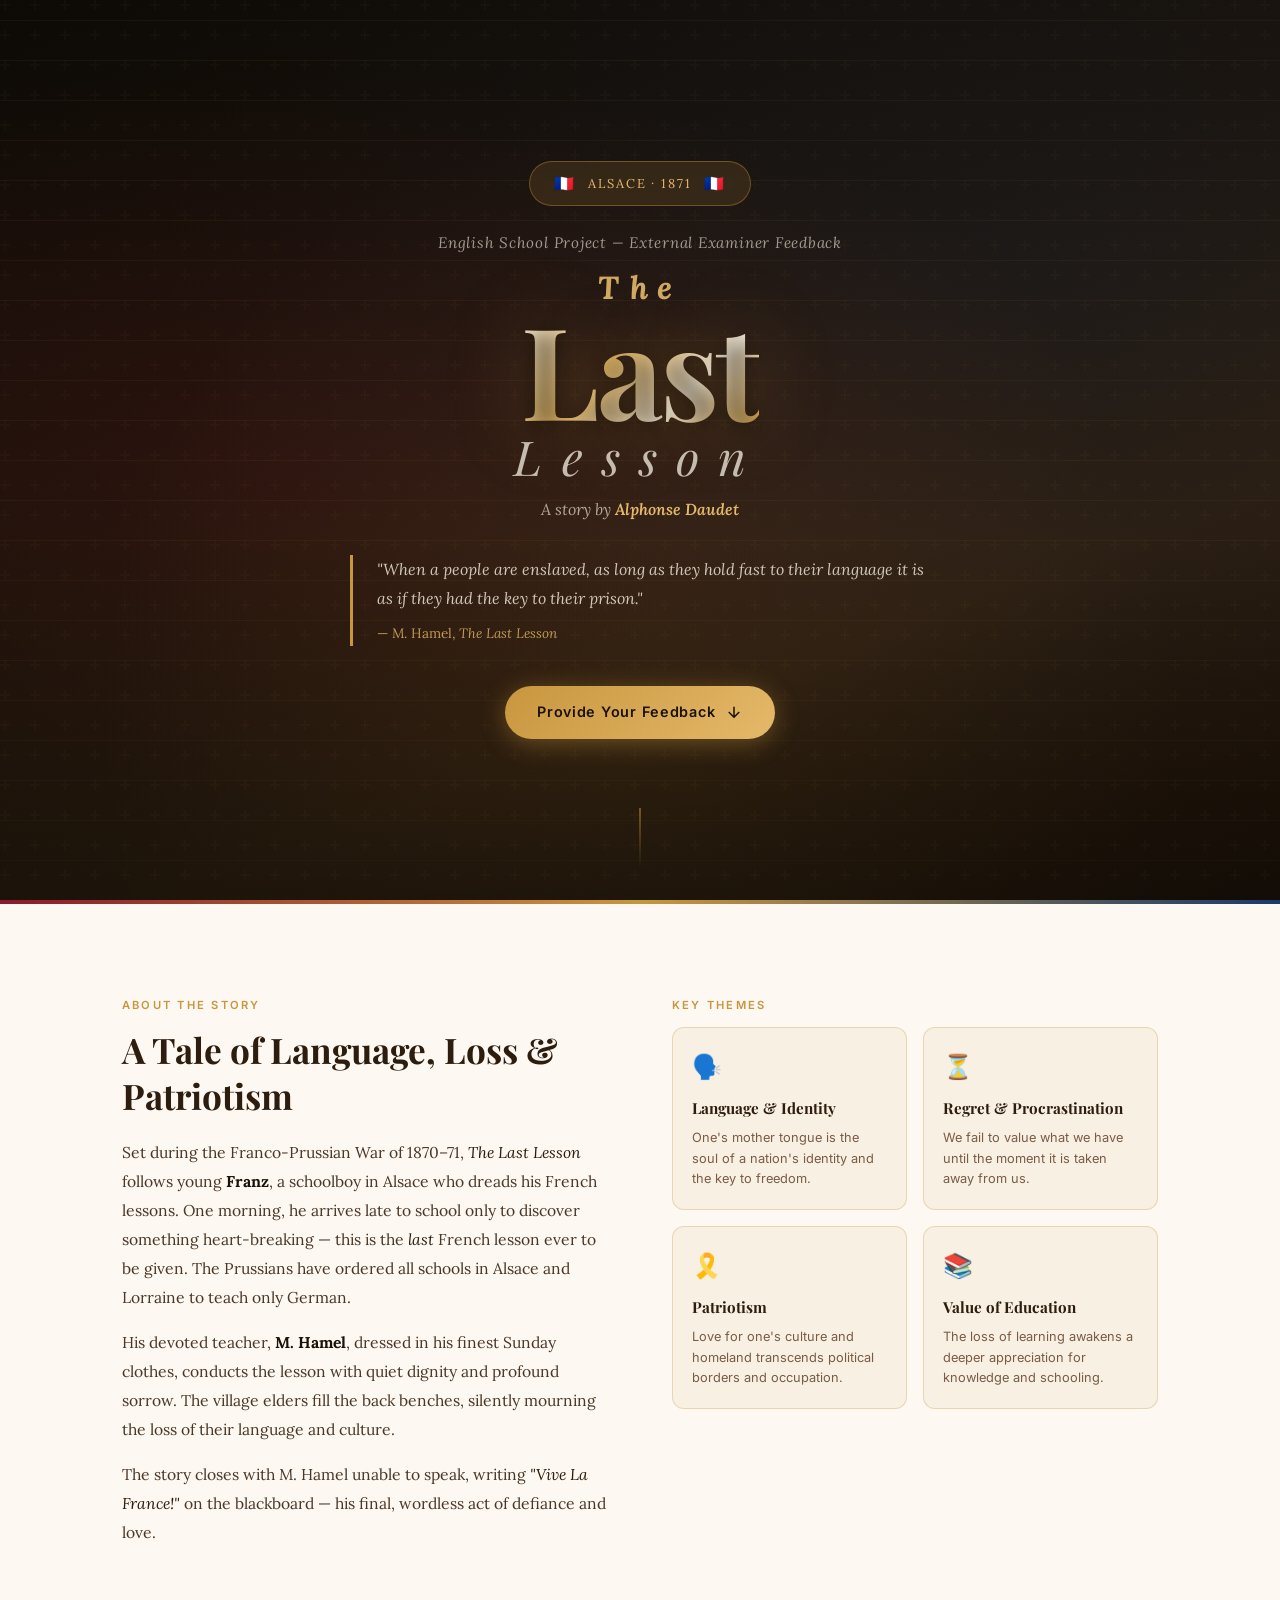
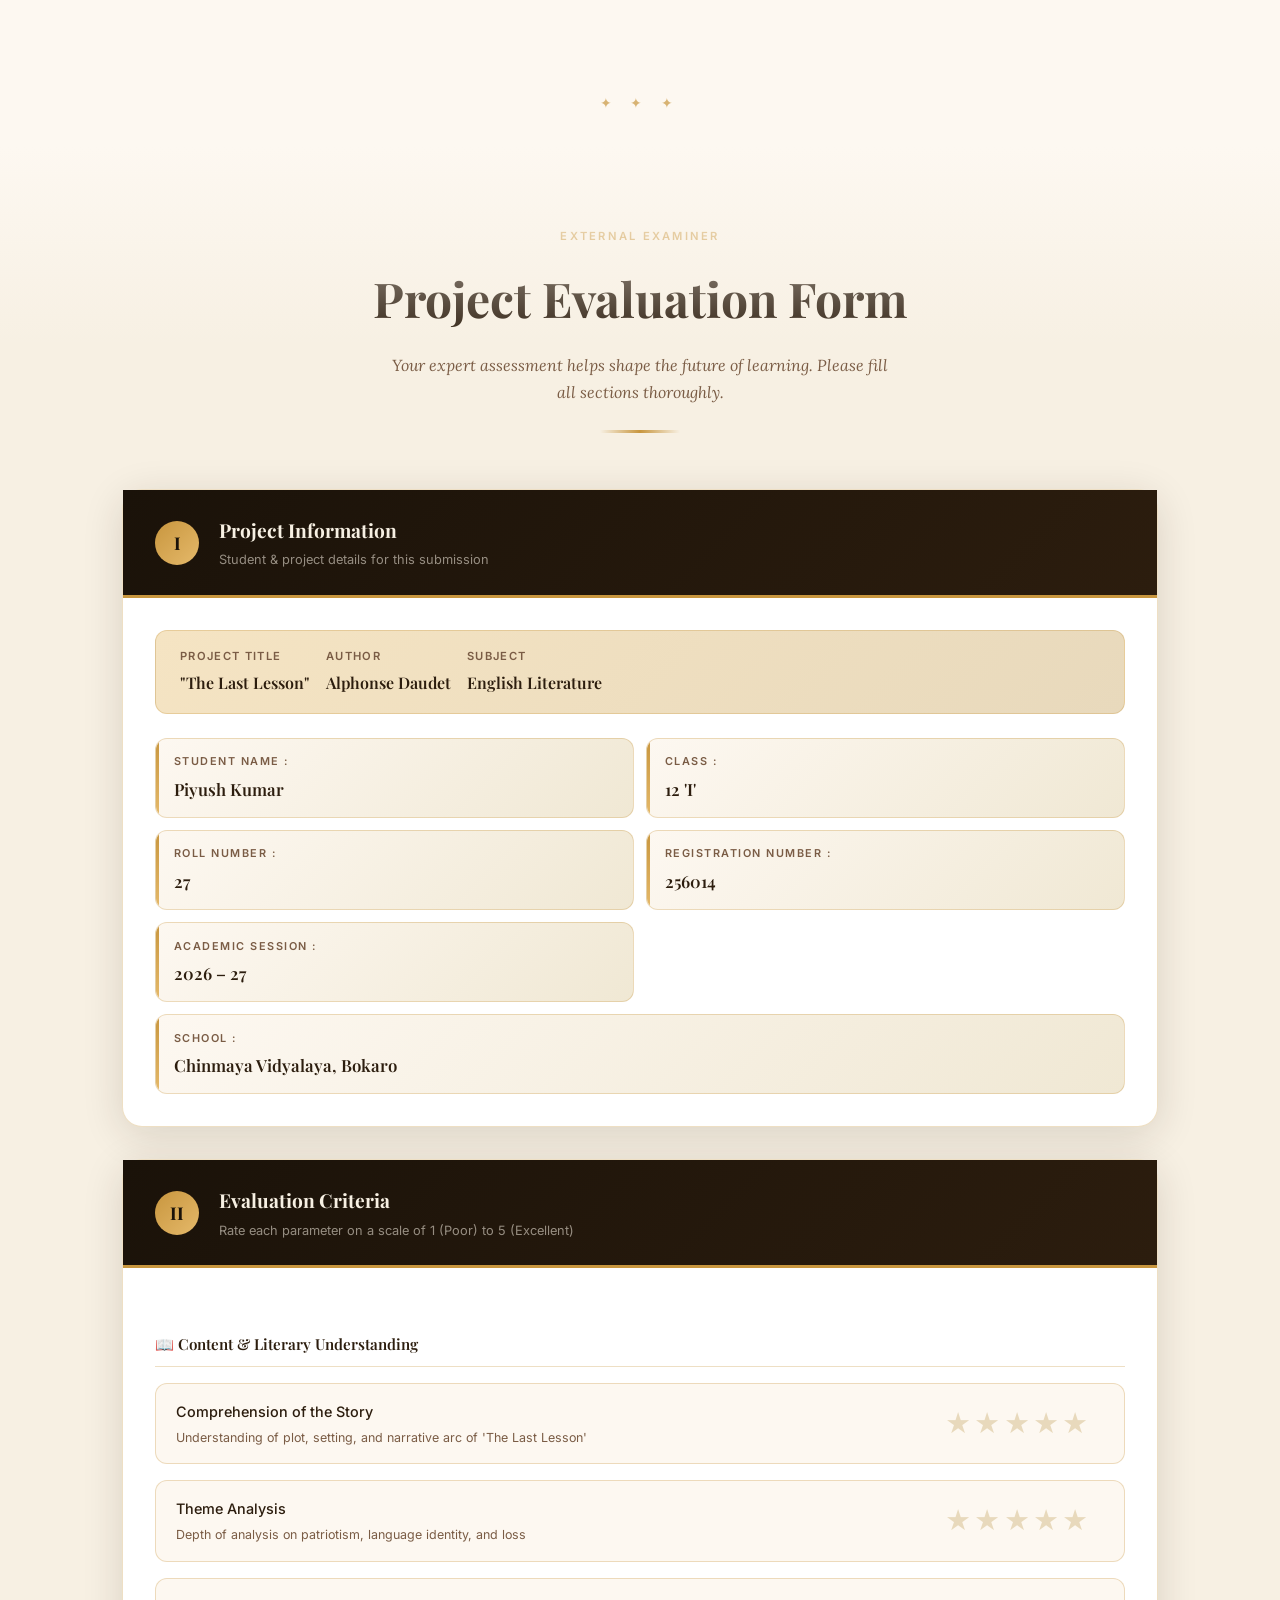
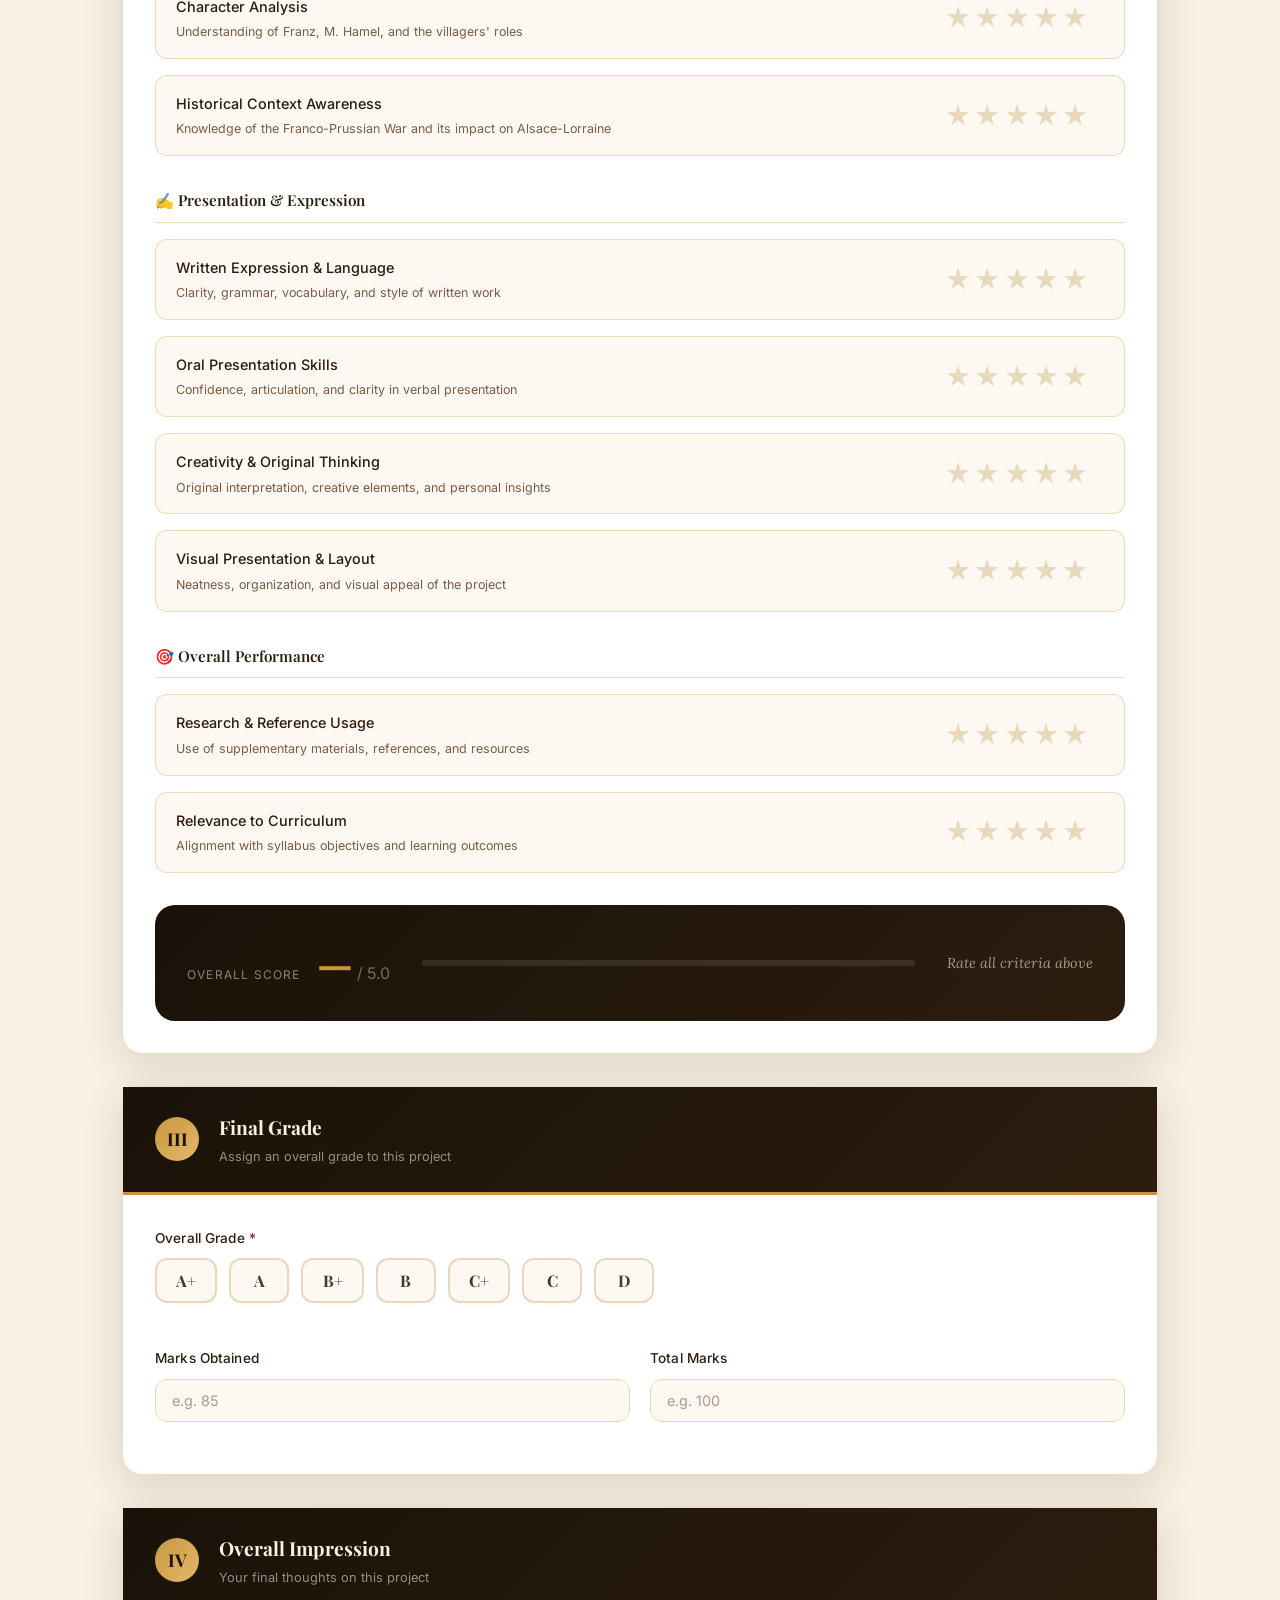
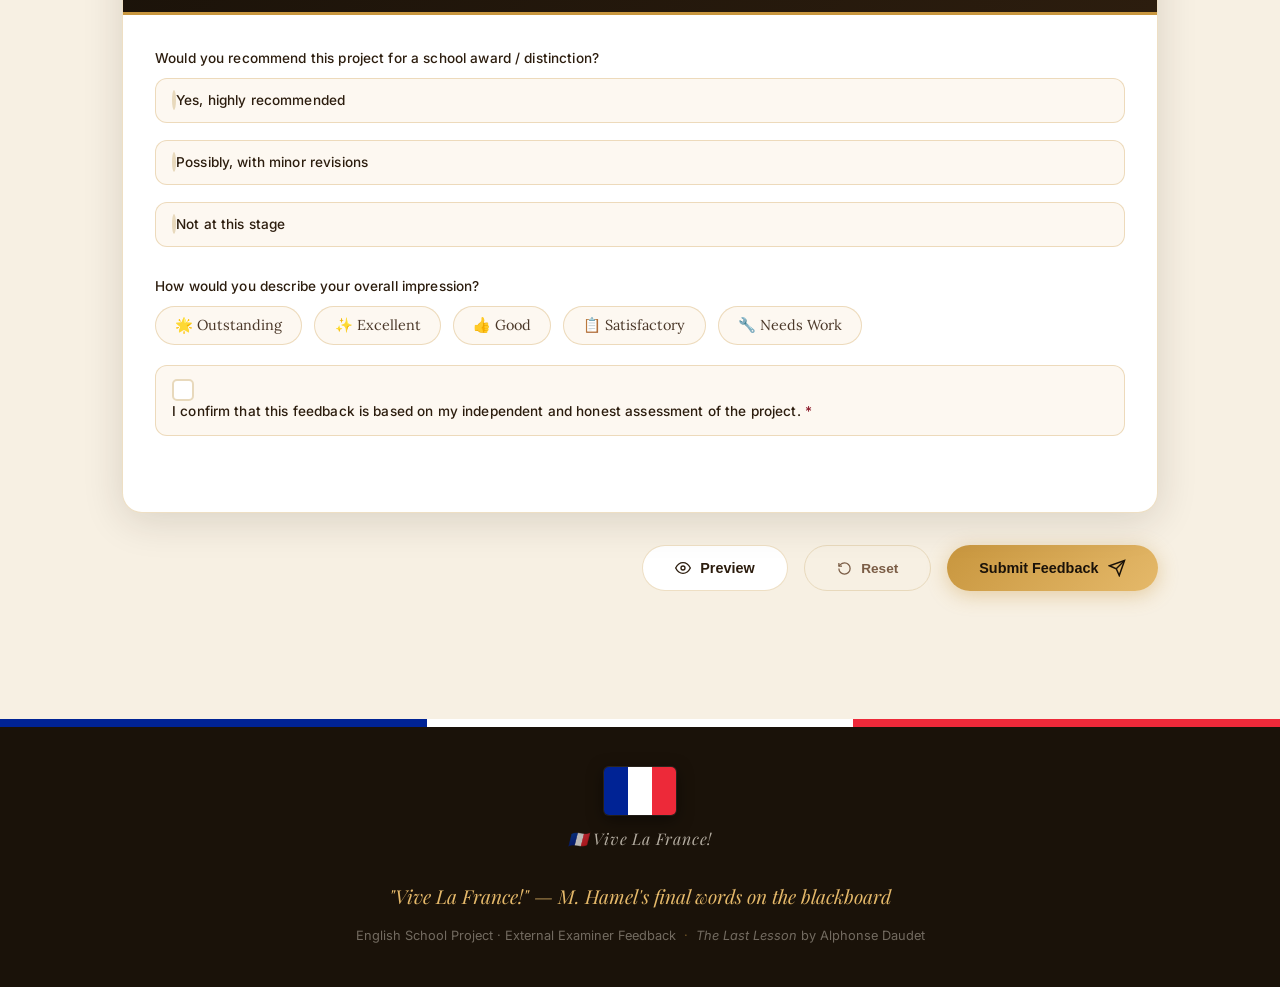
<file: index.html>
<!DOCTYPE html>
<html lang="en">
<head>
  <meta charset="UTF-8" />
  <meta name="viewport" content="width=device-width, initial-scale=1.0" />
  <title>External Examiner Feedback — The Last Lesson</title>
  <meta name="description" content="External Examiner Feedback Form for the English School Project based on 'The Last Lesson' by Alphonse Daudet." />
  <link rel="preconnect" href="https://fonts.googleapis.com" />
  <link rel="preconnect" href="https://fonts.gstatic.com" crossorigin />
  <link href="https://fonts.googleapis.com/css2?family=Playfair+Display:ital,wght@0,400;0,600;0,700;1,400;1,600&family=Lora:ital,wght@0,400;0,500;1,400&family=Inter:wght@300;400;500;600&display=swap" rel="stylesheet" />
  <link rel="stylesheet" href="style.css" />
</head>
<body>

  <!-- Floating particles background -->
  <div class="particles" id="particles"></div>

  <!-- Hero Header -->
  <header class="hero" id="hero">
    <div class="hero-overlay"></div>
    <div class="hero-content">
      <div class="hero-badge">
        <span class="badge-flag">🇫🇷</span>
        <span>Alsace · 1871</span>
        <span class="badge-flag">🇫🇷</span>
      </div>
      <p class="hero-eyebrow">English School Project — External Examiner Feedback</p>
      <h1 class="hero-title">
        <span class="title-the">The</span>
        <span class="title-last">Last</span>
        <span class="title-lesson">Lesson</span>
      </h1>
      <p class="hero-author">
        <em>A story by <strong>Alphonse Daudet</strong></em>
      </p>
      <div class="hero-quote">
        <blockquote>
          "When a people are enslaved, as long as they hold fast to their language it is as if they had the key to their prison."
          <cite>— M. Hamel, <em>The Last Lesson</em></cite>
        </blockquote>
      </div>
      <a href="#feedback-form" class="hero-cta">
        <span>Provide Your Feedback</span>
        <svg xmlns="http://www.w3.org/2000/svg" viewBox="0 0 24 24" fill="none" stroke="currentColor" stroke-width="2"><path d="M12 5v14M5 12l7 7 7-7"/></svg>
      </a>
    </div>
    <div class="scroll-indicator">
      <div class="scroll-line"></div>
    </div>
  </header>

  <!-- Story Synopsis -->
  <section class="synopsis" id="synopsis">
    <div class="container">
      <div class="synopsis-grid">
        <div class="synopsis-text">
          <div class="section-label">About the Story</div>
          <h2>A Tale of Language, Loss &amp; Patriotism</h2>
          <p>Set during the Franco-Prussian War of 1870–71, <em>The Last Lesson</em> follows young <strong>Franz</strong>, a schoolboy in Alsace who dreads his French lessons. One morning, he arrives late to school only to discover something heart-breaking — this is the <em>last</em> French lesson ever to be given. The Prussians have ordered all schools in Alsace and Lorraine to teach only German.</p>
          <p>His devoted teacher, <strong>M. Hamel</strong>, dressed in his finest Sunday clothes, conducts the lesson with quiet dignity and profound sorrow. The village elders fill the back benches, silently mourning the loss of their language and culture.</p>
          <p>The story closes with M. Hamel unable to speak, writing <em>"Vive La France!"</em> on the blackboard — his final, wordless act of defiance and love.</p>
        </div>
        <div class="synopsis-themes">
          <div class="section-label">Key Themes</div>
          <div class="theme-cards">
            <div class="theme-card">
              <div class="theme-icon">🗣️</div>
              <h3>Language &amp; Identity</h3>
              <p>One's mother tongue is the soul of a nation's identity and the key to freedom.</p>
            </div>
            <div class="theme-card">
              <div class="theme-icon">⏳</div>
              <h3>Regret &amp; Procrastination</h3>
              <p>We fail to value what we have until the moment it is taken away from us.</p>
            </div>
            <div class="theme-card">
              <div class="theme-icon">🎗️</div>
              <h3>Patriotism</h3>
              <p>Love for one's culture and homeland transcends political borders and occupation.</p>
            </div>
            <div class="theme-card">
              <div class="theme-icon">📚</div>
              <h3>Value of Education</h3>
              <p>The loss of learning awakens a deeper appreciation for knowledge and schooling.</p>
            </div>
          </div>
        </div>
      </div>
    </div>
  </section>

  <!-- Divider -->
  <div class="section-divider">
    <div class="divider-ornament">✦ ✦ ✦</div>
  </div>

  <!-- Feedback Form -->
  <section class="form-section" id="feedback-form">
    <div class="container">
      <div class="form-header">
        <div class="section-label">External Examiner</div>
        <h2>Project Evaluation Form</h2>
        <p class="form-subtitle">Your expert assessment helps shape the future of learning. Please fill all sections thoroughly.</p>
        <div class="ink-divider"></div>
      </div>

      <form class="feedback-form" id="mainFeedbackForm" novalidate>

        <!-- Section I: Project Information (pre-filled, read-only) -->
        <div class="form-card" id="card-project">
          <div class="card-header">
            <div class="card-number">I</div>
            <div>
              <h3>Project Information</h3>
              <p>Student &amp; project details for this submission</p>
            </div>
          </div>
          <div class="card-body">
            <div class="project-info-box">
              <div class="info-item">
                <span class="info-label">Project Title</span>
                <span class="info-value">"The Last Lesson"</span>
              </div>
              <div class="info-item">
                <span class="info-label">Author</span>
                <span class="info-value">Alphonse Daudet</span>
              </div>
              <div class="info-item">
                <span class="info-label">Subject</span>
                <span class="info-value">English Literature</span>
              </div>
            </div>
            <div class="readonly-info-grid">
              <div class="readonly-info-item">
                <span class="readonly-label">Student Name :</span>
                <span class="readonly-value">Piyush Kumar</span>
              </div>
              <div class="readonly-info-item">
                <span class="readonly-label">Class :</span>
                <span class="readonly-value">12 'I'</span>
              </div>
              <div class="readonly-info-item">
                <span class="readonly-label">Roll Number :</span>
                <span class="readonly-value">27</span>
              </div>
              <div class="readonly-info-item">
                <span class="readonly-label">Registration Number :</span>
                <span class="readonly-value">256014</span>
              </div>
              <div class="readonly-info-item">
                <span class="readonly-label">Academic Session :</span>
                <span class="readonly-value">2026 – 27</span>
              </div>
              <div class="readonly-info-item readonly-info-item--wide">
                <span class="readonly-label">School :</span>
                <span class="readonly-value">Chinmaya Vidyalaya, Bokaro</span>
              </div>
            </div>
          </div>
        </div>

        <!-- Section II: Evaluation Criteria (Star Ratings) -->
        <div class="form-card" id="card-ratings">
          <div class="card-header">
            <div class="card-number">II</div>
            <div>
              <h3>Evaluation Criteria</h3>
              <p>Rate each parameter on a scale of 1 (Poor) to 5 (Excellent)</p>
            </div>
          </div>
          <div class="card-body">

            <div class="rating-category-label">📖 Content &amp; Literary Understanding</div>
            <div class="rating-grid">
              <div class="rating-item">
                <label class="rating-label">
                  <span class="rating-title">Comprehension of the Story</span>
                  <span class="rating-desc">Understanding of plot, setting, and narrative arc of 'The Last Lesson'</span>
                </label>
                <div class="star-rating" id="rating-comprehension" data-name="comprehension">
                  <span class="star" data-value="1">★</span>
                  <span class="star" data-value="2">★</span>
                  <span class="star" data-value="3">★</span>
                  <span class="star" data-value="4">★</span>
                  <span class="star" data-value="5">★</span>
                  <input type="hidden" name="r_comprehension" id="r-comprehension" value="" />
                </div>
                <div class="field-error" id="err-comprehension"></div>
              </div>

              <div class="rating-item">
                <label class="rating-label">
                  <span class="rating-title">Theme Analysis</span>
                  <span class="rating-desc">Depth of analysis on patriotism, language identity, and loss</span>
                </label>
                <div class="star-rating" id="rating-theme" data-name="theme">
                  <span class="star" data-value="1">★</span>
                  <span class="star" data-value="2">★</span>
                  <span class="star" data-value="3">★</span>
                  <span class="star" data-value="4">★</span>
                  <span class="star" data-value="5">★</span>
                  <input type="hidden" name="r_theme" id="r-theme" value="" />
                </div>
                <div class="field-error" id="err-theme"></div>
              </div>

              <div class="rating-item">
                <label class="rating-label">
                  <span class="rating-title">Character Analysis</span>
                  <span class="rating-desc">Understanding of Franz, M. Hamel, and the villagers' roles</span>
                </label>
                <div class="star-rating" id="rating-character" data-name="character">
                  <span class="star" data-value="1">★</span>
                  <span class="star" data-value="2">★</span>
                  <span class="star" data-value="3">★</span>
                  <span class="star" data-value="4">★</span>
                  <span class="star" data-value="5">★</span>
                  <input type="hidden" name="r_character" id="r-character" value="" />
                </div>
                <div class="field-error" id="err-character"></div>
              </div>

              <div class="rating-item">
                <label class="rating-label">
                  <span class="rating-title">Historical Context Awareness</span>
                  <span class="rating-desc">Knowledge of the Franco-Prussian War and its impact on Alsace-Lorraine</span>
                </label>
                <div class="star-rating" id="rating-history" data-name="history">
                  <span class="star" data-value="1">★</span>
                  <span class="star" data-value="2">★</span>
                  <span class="star" data-value="3">★</span>
                  <span class="star" data-value="4">★</span>
                  <span class="star" data-value="5">★</span>
                  <input type="hidden" name="r_history" id="r-history" value="" />
                </div>
                <div class="field-error" id="err-history"></div>
              </div>
            </div>

            <div class="rating-category-label">✍️ Presentation &amp; Expression</div>
            <div class="rating-grid">
              <div class="rating-item">
                <label class="rating-label">
                  <span class="rating-title">Written Expression &amp; Language</span>
                  <span class="rating-desc">Clarity, grammar, vocabulary, and style of written work</span>
                </label>
                <div class="star-rating" id="rating-expression" data-name="expression">
                  <span class="star" data-value="1">★</span>
                  <span class="star" data-value="2">★</span>
                  <span class="star" data-value="3">★</span>
                  <span class="star" data-value="4">★</span>
                  <span class="star" data-value="5">★</span>
                  <input type="hidden" name="r_expression" id="r-expression" value="" />
                </div>
                <div class="field-error" id="err-expression"></div>
              </div>

              <div class="rating-item">
                <label class="rating-label">
                  <span class="rating-title">Oral Presentation Skills</span>
                  <span class="rating-desc">Confidence, articulation, and clarity in verbal presentation</span>
                </label>
                <div class="star-rating" id="rating-oral" data-name="oral">
                  <span class="star" data-value="1">★</span>
                  <span class="star" data-value="2">★</span>
                  <span class="star" data-value="3">★</span>
                  <span class="star" data-value="4">★</span>
                  <span class="star" data-value="5">★</span>
                  <input type="hidden" name="r_oral" id="r-oral" value="" />
                </div>
                <div class="field-error" id="err-oral"></div>
              </div>

              <div class="rating-item">
                <label class="rating-label">
                  <span class="rating-title">Creativity &amp; Original Thinking</span>
                  <span class="rating-desc">Original interpretation, creative elements, and personal insights</span>
                </label>
                <div class="star-rating" id="rating-creativity" data-name="creativity">
                  <span class="star" data-value="1">★</span>
                  <span class="star" data-value="2">★</span>
                  <span class="star" data-value="3">★</span>
                  <span class="star" data-value="4">★</span>
                  <span class="star" data-value="5">★</span>
                  <input type="hidden" name="r_creativity" id="r-creativity" value="" />
                </div>
                <div class="field-error" id="err-creativity"></div>
              </div>

              <div class="rating-item">
                <label class="rating-label">
                  <span class="rating-title">Visual Presentation &amp; Layout</span>
                  <span class="rating-desc">Neatness, organization, and visual appeal of the project</span>
                </label>
                <div class="star-rating" id="rating-visual" data-name="visual">
                  <span class="star" data-value="1">★</span>
                  <span class="star" data-value="2">★</span>
                  <span class="star" data-value="3">★</span>
                  <span class="star" data-value="4">★</span>
                  <span class="star" data-value="5">★</span>
                  <input type="hidden" name="r_visual" id="r-visual" value="" />
                </div>
                <div class="field-error" id="err-visual"></div>
              </div>
            </div>

            <div class="rating-category-label">🎯 Overall Performance</div>
            <div class="rating-grid">
              <div class="rating-item">
                <label class="rating-label">
                  <span class="rating-title">Research &amp; Reference Usage</span>
                  <span class="rating-desc">Use of supplementary materials, references, and resources</span>
                </label>
                <div class="star-rating" id="rating-research" data-name="research">
                  <span class="star" data-value="1">★</span>
                  <span class="star" data-value="2">★</span>
                  <span class="star" data-value="3">★</span>
                  <span class="star" data-value="4">★</span>
                  <span class="star" data-value="5">★</span>
                  <input type="hidden" name="r_research" id="r-research" value="" />
                </div>
                <div class="field-error" id="err-research"></div>
              </div>

              <div class="rating-item">
                <label class="rating-label">
                  <span class="rating-title">Relevance to Curriculum</span>
                  <span class="rating-desc">Alignment with syllabus objectives and learning outcomes</span>
                </label>
                <div class="star-rating" id="rating-relevance" data-name="relevance">
                  <span class="star" data-value="1">★</span>
                  <span class="star" data-value="2">★</span>
                  <span class="star" data-value="3">★</span>
                  <span class="star" data-value="4">★</span>
                  <span class="star" data-value="5">★</span>
                  <input type="hidden" name="r_relevance" id="r-relevance" value="" />
                </div>
                <div class="field-error" id="err-relevance"></div>
              </div>
            </div>

            <!-- Score Summary -->
            <div class="score-summary" id="score-summary">
              <div class="score-display">
                <div class="score-label">Overall Score</div>
                <div class="score-value" id="avg-score">—</div>
                <div class="score-outof">/ 5.0</div>
              </div>
              <div class="score-bar-wrapper">
                <div class="score-bar" id="score-bar"></div>
              </div>
              <div class="score-grade" id="score-grade">Rate all criteria above</div>
            </div>
          </div>
        </div>

        <!-- Section III: Grading -->
        <div class="form-card" id="card-grading">
          <div class="card-header">
            <div class="card-number">III</div>
            <div>
              <h3>Final Grade</h3>
              <p>Assign an overall grade to this project</p>
            </div>
          </div>
          <div class="card-body">
            <div class="form-group">
              <label>Overall Grade <span class="required">*</span></label>
              <div class="grade-selector" id="grade-selector">
                <button type="button" class="grade-btn" data-grade="A+" id="grade-aplus">A+</button>
                <button type="button" class="grade-btn" data-grade="A"  id="grade-a">A</button>
                <button type="button" class="grade-btn" data-grade="B+" id="grade-bplus">B+</button>
                <button type="button" class="grade-btn" data-grade="B"  id="grade-b">B</button>
                <button type="button" class="grade-btn" data-grade="C+" id="grade-cplus">C+</button>
                <button type="button" class="grade-btn" data-grade="C"  id="grade-c">C</button>
                <button type="button" class="grade-btn" data-grade="D"  id="grade-d">D</button>
              </div>
              <input type="hidden" name="final_grade" id="final-grade" value="" />
              <div class="field-error" id="err-grade"></div>
            </div>
            <div class="form-row">
              <div class="form-group">
                <label for="marks-obtained">Marks Obtained</label>
                <input type="number" id="marks-obtained" name="marks_obtained" min="0" max="100" placeholder="e.g. 85" />
              </div>
              <div class="form-group">
                <label for="marks-total">Total Marks</label>
                <input type="number" id="marks-total" name="marks_total" min="0" max="100" placeholder="e.g. 100" />
              </div>
            </div>
          </div>
        </div>

        <!-- Section IV: Overall Impression -->
        <div class="form-card" id="card-impression">
          <div class="card-header">
            <div class="card-number">IV</div>
            <div>
              <h3>Overall Impression</h3>
              <p>Your final thoughts on this project</p>
            </div>
          </div>
          <div class="card-body">
            <div class="form-group">
              <label>Would you recommend this project for a school award / distinction?</label>
              <div class="radio-group" id="radio-award">
                <label class="radio-label" for="award-yes">
                  <input type="radio" id="award-yes" name="award_rec" value="yes" />
                  <span class="radio-custom"></span>
                  <span>Yes, highly recommended</span>
                </label>
                <label class="radio-label" for="award-maybe">
                  <input type="radio" id="award-maybe" name="award_rec" value="maybe" />
                  <span class="radio-custom"></span>
                  <span>Possibly, with minor revisions</span>
                </label>
                <label class="radio-label" for="award-no">
                  <input type="radio" id="award-no" name="award_rec" value="no" />
                  <span class="radio-custom"></span>
                  <span>Not at this stage</span>
                </label>
              </div>
            </div>
            <div class="form-group">
              <label>How would you describe your overall impression?</label>
              <div class="impression-grid" id="impression-grid">
                <button type="button" class="impression-btn" data-val="outstanding" id="imp-outstanding">🌟 Outstanding</button>
                <button type="button" class="impression-btn" data-val="excellent" id="imp-excellent">✨ Excellent</button>
                <button type="button" class="impression-btn" data-val="good" id="imp-good">👍 Good</button>
                <button type="button" class="impression-btn" data-val="satisfactory" id="imp-satisfactory">📋 Satisfactory</button>
                <button type="button" class="impression-btn" data-val="needs-work" id="imp-needs-work">🔧 Needs Work</button>
              </div>
              <input type="hidden" name="overall_impression" id="overall-impression" value="" />
            </div>
            <div class="form-group">
              <label class="checkbox-label" for="consent-check">
                <input type="checkbox" id="consent-check" name="consent" value="yes" required />
                <span class="checkbox-custom"></span>
                <span>I confirm that this feedback is based on my independent and honest assessment of the project. <span class="required">*</span></span>
              </label>
              <div class="field-error" id="err-consent"></div>
            </div>
          </div>
        </div>

        <!-- Submit Button -->
        <div class="form-actions">
          <button type="button" class="btn-secondary" id="btn-preview">
            <svg xmlns="http://www.w3.org/2000/svg" viewBox="0 0 24 24" fill="none" stroke="currentColor" stroke-width="2"><path d="M1 12s4-8 11-8 11 8 11 8-4 8-11 8-11-8-11-8z"/><circle cx="12" cy="12" r="3"/></svg>
            Preview
          </button>
          <button type="button" class="btn-reset" id="btn-reset">
            <svg xmlns="http://www.w3.org/2000/svg" viewBox="0 0 24 24" fill="none" stroke="currentColor" stroke-width="2"><path d="M3 12a9 9 0 1 0 9-9 9.75 9.75 0 0 0-6.74 2.74L3 8"/><path d="M3 3v5h5"/></svg>
            Reset
          </button>
          <button type="submit" class="btn-submit" id="btn-submit">
            <span class="btn-text">Submit Feedback</span>
            <svg xmlns="http://www.w3.org/2000/svg" viewBox="0 0 24 24" fill="none" stroke="currentColor" stroke-width="2"><line x1="22" y1="2" x2="11" y2="13"/><polygon points="22 2 15 22 11 13 2 9 22 2"/></svg>
          </button>
        </div>

      </form>
    </div>
  </section>

  <!-- Success Modal -->
  <div class="modal-overlay" id="success-modal">
    <div class="modal-box">
      <div class="modal-icon">✦</div>
      <h2 class="modal-title">Merci, Monsieur / Madame!</h2>
      <p class="modal-message">Your feedback has been recorded. <em>Vive La France!</em> — and vive the spirit of learning that M. Hamel embodied in his final lesson.</p>
      <div class="modal-quote">"French is the most beautiful language in the world — the clearest, the most logical…"</div>
      <button class="modal-close" id="modal-close-btn">Close</button>
    </div>
  </div>

  <!-- Preview Modal -->
  <div class="modal-overlay" id="preview-modal">
    <div class="modal-box preview-box">
      <h2 class="modal-title">Feedback Preview</h2>
      <div class="preview-content" id="preview-content"></div>
      <button class="modal-close" id="preview-close-btn">Close Preview</button>
    </div>
  </div>

  <!-- Footer -->
  <footer class="site-footer">
    <div class="container">
      <div class="footer-content">

        <!-- French Flag -->
        <div class="footer-flag-wrap">
          <div class="footer-flag">
            <div class="flag-blue"></div>
            <div class="flag-white"></div>
            <div class="flag-red"></div>
          </div>
          <span class="footer-flag-label">🇫🇷 Vive La France!</span>
        </div>

        <div class="footer-quote">
          <em>"Vive La France!"</em> — M. Hamel's final words on the blackboard
        </div>
        <div class="footer-meta">
          <span>English School Project · External Examiner Feedback</span>
          <span class="footer-dot">·</span>
          <span><em>The Last Lesson</em> by Alphonse Daudet</span>
        </div>
      </div>
    </div>
  </footer>

  <script src="script.js"></script>
</body>
</html>
</file>
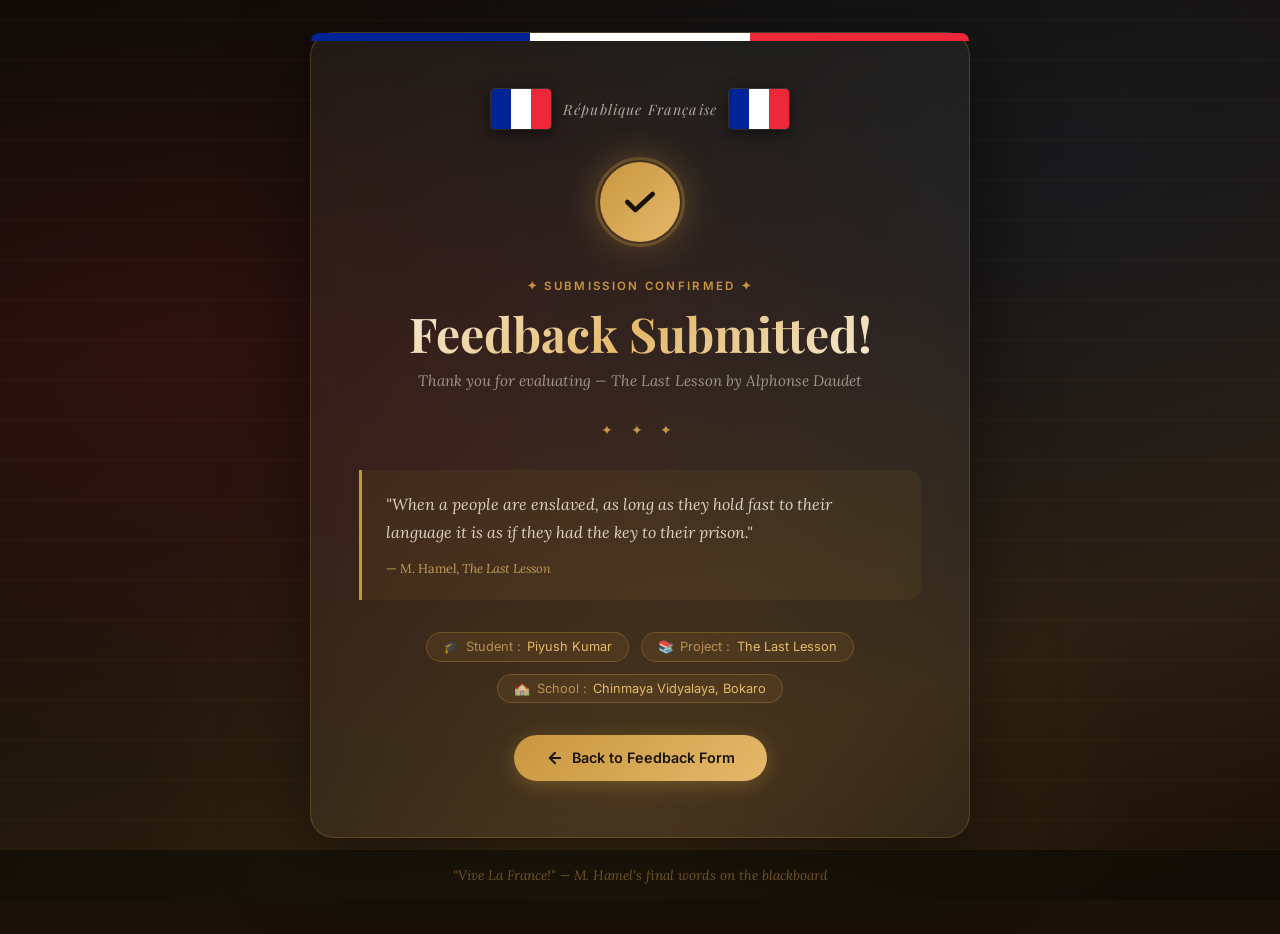
<file: thank-you.html>
<!DOCTYPE html>
<html lang="en">
<head>
  <meta charset="UTF-8" />
  <meta name="viewport" content="width=device-width, initial-scale=1.0" />
  <title>Feedback Submitted — The Last Lesson</title>
  <meta name="description" content="Your feedback has been successfully submitted for the English School Project — The Last Lesson by Alphonse Daudet." />
  <link rel="preconnect" href="https://fonts.googleapis.com" />
  <link rel="preconnect" href="https://fonts.gstatic.com" crossorigin />
  <link href="https://fonts.googleapis.com/css2?family=Playfair+Display:ital,wght@0,400;0,600;0,700;1,400;1,600&family=Lora:ital,wght@0,400;0,500;1,400&family=Inter:wght@300;400;500;600&display=swap" rel="stylesheet" />
  <style>
    /* ── Variables ── */
    :root {
      --cream:      #f7f0e3;
      --warm-white: #fdf8f1;
      --parchment:  #e8d9bc;
      --ink-dark:   #1a1209;
      --ink:        #2c1d0e;
      --ink-mid:    #4a3728;
      --ink-light:  #7a5c45;
      --gold:       #c8963e;
      --gold-light: #e5b96a;
      --gold-pale:  #f5e4c3;
      --red-french: #8b1a2a;
      --blue-french:#1a3a6b;
    }

    *, *::before, *::after { box-sizing: border-box; margin: 0; padding: 0; }

    html { font-size: 16px; scroll-behavior: smooth; }

    body {
      font-family: 'Inter', sans-serif;
      background: var(--ink-dark);
      color: var(--cream);
      min-height: 100vh;
      display: flex;
      flex-direction: column;
      align-items: center;
      justify-content: center;
      /* NO overflow:hidden — must allow scroll on small screens */
      overflow-y: auto;
      overflow-x: hidden;
      position: relative;
      /* padding so fixed footer never covers content */
      padding: 2rem 1rem 6rem;
    }

    /* ── Animated background ── */
    .bg-layer {
      position: fixed;
      inset: 0;
      background:
        radial-gradient(ellipse at 15% 40%, rgba(139,26,42,0.2) 0%, transparent 55%),
        radial-gradient(ellipse at 85% 20%, rgba(26,58,107,0.2) 0%, transparent 55%),
        radial-gradient(ellipse at 50% 90%, rgba(200,150,62,0.12) 0%, transparent 55%),
        linear-gradient(160deg, #0d0a06 0%, #1a1209 45%, #2c1d0e 75%, #1a0f07 100%);
      z-index: 0;
    }

    /* lined paper texture */
    .bg-layer::before {
      content: '';
      position: absolute;
      inset: 0;
      background: repeating-linear-gradient(
        0deg,
        transparent,
        transparent 39px,
        rgba(200,150,62,0.05) 39px,
        rgba(200,150,62,0.05) 40px
      );
    }

    /* ── Particles ── */
    .particles { position: fixed; inset: 0; z-index: 1; pointer-events: none; }
    .particle {
      position: absolute;
      border-radius: 50%;
      background: var(--gold);
      opacity: 0;
      animation: floatUp linear infinite;
    }
    @keyframes floatUp {
      0%   { transform: translateY(100vh) rotate(0deg);   opacity: 0; }
      10%  { opacity: 0.7; }
      90%  { opacity: 0.2; }
      100% { transform: translateY(-10vh) rotate(720deg); opacity: 0; }
    }

    /* ── Main card ── */
    .card {
      position: relative;
      z-index: 2;
      max-width: 660px;
      width: 100%;
      text-align: center;
      padding: 3.5rem 3rem;
      background: rgba(247, 240, 227, 0.05);
      border: 1px solid rgba(200,150,62,0.25);
      border-radius: 24px;
      backdrop-filter: blur(12px);
      box-shadow: 0 24px 80px rgba(0,0,0,0.5), inset 0 1px 0 rgba(200,150,62,0.15);
      animation: cardIn 0.9s cubic-bezier(0.22, 1, 0.36, 1) both;
      /* ensure card never clips on tiny screens */
      margin: auto;
    }

    @keyframes cardIn {
      from { opacity: 0; transform: translateY(40px) scale(0.97); }
      to   { opacity: 1; transform: translateY(0)    scale(1); }
    }

    /* French tricolor — correct order blue | white | red */
    .card::before {
      content: '';
      position: absolute;
      top: 0; left: 0; right: 0;
      height: 8px;
      background: linear-gradient(
        to right,
        #002395 0%,    #002395 33.33%,
        #ffffff 33.33%, #ffffff 66.66%,
        #ed2939 66.66%, #ed2939 100%
      );
      border-radius: 24px 24px 0 0;
    }

    /* ── Inline flag ── */
    .flag-inline {
      display: flex;
      align-items: center;
      justify-content: center;
      gap: 0.75rem;
      margin-bottom: 1.75rem;
      animation: fadeUp 0.6s ease 0.2s both;
    }

    .flag-block {
      display: flex;
      width: 60px;
      height: 40px;
      border-radius: 4px;
      overflow: hidden;
      box-shadow: 0 4px 16px rgba(0,0,0,0.6), 0 0 0 1px rgba(255,255,255,0.15);
    }

    .flag-block .fb { flex: 1; background: #002395; }
    .flag-block .fw { flex: 1; background: #ffffff; }
    .flag-block .fr { flex: 1; background: #ed2939; }

    .flag-inline-text {
      font-family: 'Playfair Display', serif;
      font-style: italic;
      font-size: 0.9rem;
      color: rgba(247,240,227,0.65);
      letter-spacing: 0.08em;
    }

    /* ── Checkmark / Icon ── */
    .icon-wrap {
      width: 90px;
      height: 90px;
      margin: 0 auto 2rem;
      position: relative;
    }

    .icon-ring {
      width: 90px;
      height: 90px;
      border-radius: 50%;
      border: 3px solid rgba(200,150,62,0.3);
      position: absolute;
      inset: 0;
      animation: ringPulse 2.5s ease-in-out infinite;
    }

    @keyframes ringPulse {
      0%, 100% { transform: scale(1);    opacity: 0.3; }
      50%       { transform: scale(1.15); opacity: 0.7; }
    }

    .icon-circle {
      width: 80px;
      height: 80px;
      background: linear-gradient(135deg, var(--gold) 0%, var(--gold-light) 100%);
      border-radius: 50%;
      display: flex;
      align-items: center;
      justify-content: center;
      position: absolute;
      top: 50%; left: 50%;
      transform: translate(-50%, -50%);
      box-shadow: 0 0 40px rgba(200,150,62,0.45);
      animation: iconBounce 0.7s cubic-bezier(0.34, 1.56, 0.64, 1) 0.3s both;
    }

    @keyframes iconBounce {
      from { transform: translate(-50%, -50%) scale(0); }
      to   { transform: translate(-50%, -50%) scale(1); }
    }

    .icon-circle svg {
      width: 38px;
      height: 38px;
      stroke: var(--ink-dark);
      stroke-width: 3;
      fill: none;
      stroke-linecap: round;
      stroke-linejoin: round;
    }

    /* checkmark draw animation */
    .check-path {
      stroke-dasharray: 50;
      stroke-dashoffset: 50;
      animation: drawCheck 0.5s ease-out 0.8s forwards;
    }

    @keyframes drawCheck {
      to { stroke-dashoffset: 0; }
    }

    /* ── Text ── */
    .eyebrow {
      font-size: 0.72rem;
      font-weight: 600;
      letter-spacing: 0.2em;
      text-transform: uppercase;
      color: var(--gold);
      margin-bottom: 0.75rem;
      animation: fadeUp 0.6s ease 0.4s both;
    }

    h1 {
      font-family: 'Playfair Display', serif;
      font-size: clamp(2rem, 5vw, 3rem);
      font-weight: 700;
      line-height: 1.2;
      margin-bottom: 0.5rem;
      background: linear-gradient(135deg, var(--cream) 0%, var(--gold-light) 50%, var(--cream) 100%);
      -webkit-background-clip: text;
      -webkit-text-fill-color: transparent;
      background-clip: text;
      animation: fadeUp 0.6s ease 0.5s both;
    }

    .subtitle {
      font-family: 'Lora', serif;
      font-style: italic;
      color: rgba(247,240,227,0.55);
      font-size: 0.95rem;
      margin-bottom: 2rem;
      animation: fadeUp 0.6s ease 0.6s both;
    }

    /* ── Divider ── */
    .ornament {
      color: var(--gold);
      letter-spacing: 0.5em;
      font-size: 0.85rem;
      opacity: 0.6;
      margin-bottom: 2rem;
      animation: fadeUp 0.6s ease 0.65s both;
    }

    /* ── Quote block ── */
    .quote-block {
      background: rgba(200,150,62,0.07);
      border-left: 3px solid var(--gold);
      border-radius: 0 12px 12px 0;
      padding: 1.25rem 1.5rem;
      margin-bottom: 2rem;
      text-align: left;
      animation: fadeUp 0.6s ease 0.75s both;
    }

    .quote-block blockquote {
      font-family: 'Lora', serif;
      font-style: italic;
      font-size: 1rem;
      color: rgba(247,240,227,0.85);
      line-height: 1.8;
    }

    .quote-block cite {
      display: block;
      margin-top: 0.6rem;
      font-style: normal;
      font-size: 0.8rem;
      color: var(--gold-light);
      opacity: 0.8;
    }

    /* ── Info pills ── */
    .info-pills {
      display: flex;
      gap: 0.75rem;
      justify-content: center;
      flex-wrap: wrap;
      margin-bottom: 2rem;
      animation: fadeUp 0.6s ease 0.85s both;
    }

    .pill {
      background: rgba(200,150,62,0.1);
      border: 1px solid rgba(200,150,62,0.3);
      border-radius: 100px;
      padding: 0.4rem 1rem;
      font-size: 0.8rem;
      color: var(--gold-light);
      display: flex;
      align-items: center;
      gap: 0.4rem;
    }

    .pill span { opacity: 0.7; }

    /* ── Back button ── */
    .btn-back {
      display: inline-flex;
      align-items: center;
      gap: 0.5rem;
      background: linear-gradient(135deg, var(--gold) 0%, var(--gold-light) 100%);
      color: var(--ink-dark);
      font-family: 'Inter', sans-serif;
      font-weight: 600;
      font-size: 0.9rem;
      padding: 0.85rem 2rem;
      border-radius: 100px;
      text-decoration: none;
      transition: all 0.3s ease;
      box-shadow: 0 4px 20px rgba(200,150,62,0.35);
      animation: fadeUp 0.6s ease 0.95s both;
      border: none;
      cursor: pointer;
    }

    .btn-back:hover {
      transform: translateY(-3px);
      box-shadow: 0 8px 32px rgba(200,150,62,0.5);
    }

    .btn-back svg { width: 18px; height: 18px; }

    /* ── Footer strip ── */
    .footer-strip {
      position: fixed;
      bottom: 0; left: 0; right: 0;
      z-index: 3;
      text-align: center;
      padding: 1rem;
      font-family: 'Lora', serif;
      font-style: italic;
      font-size: 0.85rem;
      color: rgba(200,150,62,0.5);
      border-top: 1px solid rgba(200,150,62,0.1);
      background: rgba(13,10,6,0.6);
      backdrop-filter: blur(8px);
    }

    @keyframes fadeUp {
      from { opacity: 0; transform: translateY(20px); }
      to   { opacity: 1; transform: translateY(0); }
    }

    @media (max-width: 600px) {
      .card { padding: 2rem 1.25rem; }
      h1 { font-size: 1.75rem; }
      .info-pills { flex-direction: column; align-items: center; }
      .quote-block { padding: 1rem 1rem; }
    }
  </style>
</head>
<body>

  <div class="bg-layer"></div>
  <div class="particles" id="particles"></div>

  <main class="card" role="main">

    <!-- French Flag -->
    <div class="flag-inline">
      <div class="flag-block">
        <div class="fb"></div>
        <div class="fw"></div>
        <div class="fr"></div>
      </div>
      <span class="flag-inline-text">République Française</span>
      <div class="flag-block">
        <div class="fb"></div>
        <div class="fw"></div>
        <div class="fr"></div>
      </div>
    </div>

    <!-- Animated checkmark -->
    <div class="icon-wrap">
      <div class="icon-ring"></div>
      <div class="icon-circle">
        <svg viewBox="0 0 24 24">
          <polyline class="check-path" points="4,12 9,17 20,7"/>
        </svg>
      </div>
    </div>

    <p class="eyebrow">✦ Submission Confirmed ✦</p>

    <h1>Feedback Submitted!</h1>

    <p class="subtitle">
      Thank you for evaluating — <em>The Last Lesson</em> by Alphonse Daudet
    </p>

    <div class="ornament">✦ ✦ ✦</div>

    <div class="quote-block">
      <blockquote>
        "When a people are enslaved, as long as they hold fast to their language it is as if they had the key to their prison."
        <cite>— M. Hamel, <em>The Last Lesson</em></cite>
      </blockquote>
    </div>

    <div class="info-pills">
      <div class="pill">🎓 <span>Student :</span> Piyush Kumar</div>
      <div class="pill">📚 <span>Project :</span> The Last Lesson</div>
      <div class="pill">🏫 <span>School :</span> Chinmaya Vidyalaya, Bokaro</div>
    </div>

    <a href="index.html" class="btn-back" id="back-btn">
      <svg xmlns="http://www.w3.org/2000/svg" viewBox="0 0 24 24" fill="none" stroke="currentColor" stroke-width="2.5" stroke-linecap="round" stroke-linejoin="round">
        <path d="M19 12H5M12 5l-7 7 7 7"/>
      </svg>
      Back to Feedback Form
    </a>

  </main>

  <footer class="footer-strip">
    <em>"Vive La France!"</em> — M. Hamel's final words on the blackboard
  </footer>

  <script>
    'use strict';

    // Floating particles
    (function() {
      const container = document.getElementById('particles');
      for (let i = 0; i < 25; i++) {
        const p = document.createElement('div');
        p.classList.add('particle');
        const size = Math.random() * 4 + 2;
        p.style.cssText = `
          left: ${Math.random() * 100}vw;
          width: ${size}px;
          height: ${size}px;
          animation-duration: ${Math.random() * 14 + 10}s;
          animation-delay: ${Math.random() * 8}s;
          border-radius: ${Math.random() > 0.5 ? '50%' : '2px'};
        `;
        container.appendChild(p);
      }
    })();
  </script>

</body>
</html>
</file>
<file: style.css>
/* ============================================
   THE LAST LESSON — Feedback Form Stylesheet
   Alphonse Daudet | Vintage French Classroom
   ============================================ */

@import url('https://fonts.googleapis.com/css2?family=Playfair+Display:ital,wght@0,400;0,600;0,700;1,400;1,600&family=Lora:ital,wght@0,400;0,500;1,400&family=Inter:wght@300;400;500;600&display=swap');

/* ── CSS Variables ── */
:root {
  --cream:       #f7f0e3;
  --warm-white:  #fdf8f1;
  --parchment:   #e8d9bc;
  --ink-dark:    #1a1209;
  --ink:         #2c1d0e;
  --ink-mid:     #4a3728;
  --ink-light:   #7a5c45;
  --gold:        #c8963e;
  --gold-light:  #e5b96a;
  --gold-pale:   #f5e4c3;
  --red-french:  #8b1a2a;
  --red-light:   #b5293e;
  --blue-french: #1a3a6b;
  --blue-light:  #2d5a9e;
  --green-olive: #4a5c2e;
  --shadow-soft: 0 4px 24px rgba(44, 29, 14, 0.12);
  --shadow-card: 0 8px 40px rgba(44, 29, 14, 0.14);
  --shadow-deep: 0 16px 64px rgba(44, 29, 14, 0.2);
  --border:      rgba(200, 150, 62, 0.3);
  --radius:      12px;
  --radius-lg:   20px;
  --transition:  all 0.3s cubic-bezier(0.4, 0, 0.2, 1);
}

/* ── Reset & Base ── */
*, *::before, *::after { box-sizing: border-box; margin: 0; padding: 0; }

html {
  scroll-behavior: smooth;
  font-size: 16px;
}

body {
  font-family: 'Inter', sans-serif;
  background: var(--cream);
  color: var(--ink);
  line-height: 1.7;
  overflow-x: hidden;
}

/* ── Floating Particles ── */
.particles {
  position: fixed;
  top: 0; left: 0;
  width: 100%; height: 100%;
  pointer-events: none;
  z-index: 0;
  overflow: hidden;
}

.particle {
  position: absolute;
  width: 4px; height: 4px;
  background: var(--gold);
  border-radius: 50%;
  opacity: 0;
  animation: floatUp linear infinite;
}

@keyframes floatUp {
  0%   { transform: translateY(100vh) rotate(0deg);   opacity: 0; }
  10%  { opacity: 0.6; }
  90%  { opacity: 0.3; }
  100% { transform: translateY(-10vh) rotate(720deg); opacity: 0; }
}

/* ── Hero Section ── */
.hero {
  position: relative;
  min-height: 100vh;
  display: flex;
  flex-direction: column;
  align-items: center;
  justify-content: center;
  overflow: hidden;
  background:
    radial-gradient(ellipse at 20% 50%, rgba(139, 26, 42, 0.15) 0%, transparent 60%),
    radial-gradient(ellipse at 80% 30%, rgba(26, 58, 107, 0.15) 0%, transparent 60%),
    radial-gradient(ellipse at 50% 80%, rgba(200, 150, 62, 0.1) 0%, transparent 60%),
    linear-gradient(160deg, #0d0a06 0%, #1a1209 40%, #2c1d0e 70%, #1a0f07 100%);
}

.hero::before {
  content: '';
  position: absolute;
  inset: 0;
  background:
    repeating-linear-gradient(
      0deg,
      transparent,
      transparent 39px,
      rgba(200, 150, 62, 0.06) 39px,
      rgba(200, 150, 62, 0.06) 40px
    );
  pointer-events: none;
}

.hero::after {
  content: '';
  position: absolute;
  inset: 0;
  background: url("data:image/svg+xml,%3Csvg width='60' height='60' viewBox='0 0 60 60' xmlns='http://www.w3.org/2000/svg'%3E%3Cg fill='none' fill-rule='evenodd'%3E%3Cg fill='%23c8963e' fill-opacity='0.03'%3E%3Cpath d='M36 34v-4h-2v4h-4v2h4v4h2v-4h4v-2h-4zm0-30V0h-2v4h-4v2h4v4h2V6h4V4h-4zM6 34v-4H4v4H0v2h4v4h2v-4h4v-2H6zM6 4V0H4v4H0v2h4v4h2V6h4V4H6z'/%3E%3C/g%3E%3C/g%3E%3C/svg%3E");
  pointer-events: none;
}

.hero-overlay {
  position: absolute;
  inset: 0;
  background: linear-gradient(to bottom, transparent 60%, rgba(13, 10, 6, 0.5) 100%);
}

.hero-content {
  position: relative;
  z-index: 2;
  text-align: center;
  padding: 2rem;
  max-width: 800px;
}

.hero-badge {
  display: inline-flex;
  align-items: center;
  gap: 0.75rem;
  background: rgba(200, 150, 62, 0.15);
  border: 1px solid rgba(200, 150, 62, 0.4);
  color: var(--gold-light);
  font-family: 'Lora', serif;
  font-size: 0.8rem;
  letter-spacing: 0.15em;
  text-transform: uppercase;
  padding: 0.5rem 1.5rem;
  border-radius: 100px;
  margin-bottom: 1.5rem;
  backdrop-filter: blur(8px);
}

.badge-flag { font-size: 1rem; }

.hero-eyebrow {
  font-family: 'Lora', serif;
  font-style: italic;
  color: rgba(247, 240, 227, 0.6);
  font-size: 0.95rem;
  letter-spacing: 0.05em;
  margin-bottom: 1rem;
}

.hero-title {
  display: flex;
  flex-direction: column;
  align-items: center;
  line-height: 1;
  margin-bottom: 1rem;
}

.title-the {
  font-family: 'Lora', serif;
  font-style: italic;
  color: var(--gold-light);
  font-size: clamp(1.4rem, 4vw, 2rem);
  letter-spacing: 0.3em;
  opacity: 0.9;
}

.title-last {
  font-family: 'Playfair Display', serif;
  font-weight: 700;
  color: var(--cream);
  font-size: clamp(4rem, 12vw, 8rem);
  letter-spacing: -0.02em;
  text-shadow: 0 0 80px rgba(200, 150, 62, 0.4), 0 4px 20px rgba(0,0,0,0.5);
  background: linear-gradient(135deg, #f7f0e3 0%, #e5b96a 40%, #f7f0e3 70%, #c8963e 100%);
  -webkit-background-clip: text;
  -webkit-text-fill-color: transparent;
  background-clip: text;
}

.title-lesson {
  font-family: 'Playfair Display', serif;
  font-weight: 400;
  font-style: italic;
  color: rgba(247, 240, 227, 0.75);
  font-size: clamp(1.8rem, 5vw, 3rem);
  letter-spacing: 0.4em;
}

.hero-author {
  font-family: 'Lora', serif;
  color: rgba(247, 240, 227, 0.65);
  font-size: 1rem;
  margin-bottom: 2rem;
}

.hero-author strong { color: var(--gold-light); font-weight: 600; }

.hero-quote {
  max-width: 580px;
  margin: 0 auto 2.5rem;
}

.hero-quote blockquote {
  font-family: 'Lora', serif;
  font-style: italic;
  color: rgba(247, 240, 227, 0.8);
  font-size: 1rem;
  line-height: 1.8;
  border-left: 3px solid var(--gold);
  padding-left: 1.5rem;
  text-align: left;
}

.hero-quote cite {
  display: block;
  margin-top: 0.5rem;
  font-size: 0.85rem;
  color: var(--gold-light);
  font-style: normal;
  opacity: 0.8;
}

.hero-cta {
  display: inline-flex;
  align-items: center;
  gap: 0.6rem;
  background: linear-gradient(135deg, var(--gold) 0%, var(--gold-light) 100%);
  color: var(--ink-dark);
  font-weight: 600;
  font-size: 0.9rem;
  letter-spacing: 0.05em;
  padding: 0.9rem 2rem;
  border-radius: 100px;
  text-decoration: none;
  transition: var(--transition);
  box-shadow: 0 4px 24px rgba(200, 150, 62, 0.4);
}

.hero-cta svg { width: 18px; height: 18px; transition: transform 0.3s; }
.hero-cta:hover { transform: translateY(-2px); box-shadow: 0 8px 32px rgba(200, 150, 62, 0.5); }
.hero-cta:hover svg { transform: translateY(3px); }

.scroll-indicator {
  position: absolute;
  bottom: 2rem;
  left: 50%;
  transform: translateX(-50%);
  z-index: 2;
}

.scroll-line {
  width: 1px;
  height: 60px;
  background: linear-gradient(to bottom, var(--gold), transparent);
  margin: 0 auto;
  animation: scrollPulse 2s ease-in-out infinite;
}

@keyframes scrollPulse {
  0%, 100% { opacity: 0.3; transform: scaleY(1); }
  50%       { opacity: 1;   transform: scaleY(1.2); }
}

/* ── Container ── */
.container {
  max-width: 1100px;
  margin: 0 auto;
  padding: 0 2rem;
}

/* ── Synopsis Section ── */
.synopsis {
  padding: 6rem 0;
  background: var(--warm-white);
  position: relative;
  z-index: 1;
}

.synopsis::before {
  content: '';
  position: absolute;
  top: 0; left: 0; right: 0;
  height: 4px;
  background: linear-gradient(to right, var(--red-french), var(--gold), var(--blue-french));
}

.synopsis-grid {
  display: grid;
  grid-template-columns: 1fr 1fr;
  gap: 4rem;
  align-items: start;
}

.section-label {
  font-family: 'Inter', sans-serif;
  font-size: 0.7rem;
  font-weight: 600;
  letter-spacing: 0.2em;
  text-transform: uppercase;
  color: var(--gold);
  margin-bottom: 0.75rem;
}

.synopsis-text h2, .synopsis-themes h2 {
  font-family: 'Playfair Display', serif;
  font-size: clamp(1.6rem, 3vw, 2.2rem);
  color: var(--ink);
  margin-bottom: 1.2rem;
  line-height: 1.3;
}

.synopsis-text p {
  font-family: 'Lora', serif;
  color: var(--ink-mid);
  font-size: 0.98rem;
  margin-bottom: 1rem;
  line-height: 1.85;
}

.synopsis-text em { color: var(--ink); font-style: italic; }
.synopsis-text strong { color: var(--ink-dark); }

.theme-cards {
  display: grid;
  grid-template-columns: 1fr 1fr;
  gap: 1rem;
}

.theme-card {
  background: var(--cream);
  border: 1px solid var(--border);
  border-radius: var(--radius);
  padding: 1.2rem;
  transition: var(--transition);
}

.theme-card:hover {
  transform: translateY(-4px);
  box-shadow: var(--shadow-soft);
  border-color: var(--gold);
}

.theme-icon {
  font-size: 1.5rem;
  margin-bottom: 0.5rem;
}

.theme-card h3 {
  font-family: 'Playfair Display', serif;
  font-size: 0.95rem;
  color: var(--ink);
  margin-bottom: 0.4rem;
}

.theme-card p {
  font-size: 0.8rem;
  color: var(--ink-light);
  line-height: 1.6;
}

/* ── Divider ── */
.section-divider {
  text-align: center;
  padding: 2rem;
  background: var(--warm-white);
}

.divider-ornament {
  font-size: 0.9rem;
  color: var(--gold);
  letter-spacing: 0.5em;
  opacity: 0.7;
}

/* ── Form Section ── */
.form-section {
  padding: 5rem 0 8rem;
  background: var(--cream);
  position: relative;
  z-index: 1;
}

.form-section::before {
  content: '';
  position: absolute;
  top: 0; left: 0; right: 0;
  height: 200px;
  background: linear-gradient(to bottom, var(--warm-white), transparent);
  pointer-events: none;
}

.form-header {
  text-align: center;
  margin-bottom: 3.5rem;
}

.form-header h2 {
  font-family: 'Playfair Display', serif;
  font-size: clamp(2rem, 4vw, 3rem);
  color: var(--ink);
  margin-bottom: 0.75rem;
}

.form-subtitle {
  font-family: 'Lora', serif;
  font-style: italic;
  color: var(--ink-light);
  font-size: 1rem;
  max-width: 500px;
  margin: 0 auto 1.5rem;
}

.ink-divider {
  width: 80px;
  height: 3px;
  background: linear-gradient(to right, transparent, var(--gold), transparent);
  margin: 0 auto;
}

/* ── Form Cards ── */
.form-card {
  background: white;
  border: 1px solid var(--border);
  border-radius: var(--radius-lg);
  margin-bottom: 2rem;
  box-shadow: var(--shadow-card);
  /* overflow:hidden removed — it was clipping the checkbox */
  transition: var(--transition);
}

.form-card:hover {
  box-shadow: var(--shadow-deep);
}

.card-header {
  display: flex;
  align-items: center;
  gap: 1.25rem;
  padding: 1.5rem 2rem;
  background: linear-gradient(135deg, var(--ink-dark) 0%, var(--ink) 100%);
  border-bottom: 3px solid var(--gold);
}

.card-number {
  width: 44px;
  height: 44px;
  background: linear-gradient(135deg, var(--gold) 0%, var(--gold-light) 100%);
  color: var(--ink-dark);
  font-family: 'Playfair Display', serif;
  font-weight: 700;
  font-size: 1.1rem;
  border-radius: 50%;
  display: flex;
  align-items: center;
  justify-content: center;
  flex-shrink: 0;
}

.card-header h3 {
  font-family: 'Playfair Display', serif;
  font-size: 1.2rem;
  color: var(--cream);
  margin-bottom: 0.15rem;
}

.card-header p {
  font-size: 0.8rem;
  color: rgba(247, 240, 227, 0.55);
}

.card-body {
  padding: 2rem;
}

/* ── Read-only Info Grid ── */
.readonly-info-grid {
  display: grid;
  grid-template-columns: repeat(2, 1fr);
  gap: 0.75rem;
  margin-top: 1rem;
}

.readonly-info-item {
  background: linear-gradient(135deg, var(--warm-white) 0%, #f0e8d4 100%);
  border: 1px solid var(--border);
  border-radius: var(--radius);
  padding: 0.85rem 1.1rem;
  display: flex;
  flex-direction: column;
  gap: 0.25rem;
  position: relative;
  overflow: hidden;
}

.readonly-info-item::before {
  content: '';
  position: absolute;
  left: 0; top: 0; bottom: 0;
  width: 3px;
  background: linear-gradient(to bottom, var(--gold), var(--gold-light));
  border-radius: 3px 0 0 3px;
}

.readonly-info-item--wide {
  grid-column: 1 / -1;
}

.readonly-label {
  font-size: 0.68rem;
  font-weight: 600;
  letter-spacing: 0.14em;
  text-transform: uppercase;
  color: var(--ink-light);
}

.readonly-value {
  font-family: 'Playfair Display', serif;
  font-size: 1.05rem;
  font-weight: 600;
  color: var(--ink);
}

@media (max-width: 480px) {
  .readonly-info-grid { grid-template-columns: 1fr; }
  .readonly-info-item--wide { grid-column: 1; }
}

/* ── Form Elements ── */
.form-row {
  display: grid;
  grid-template-columns: 1fr 1fr;
  gap: 1.25rem;
}

.form-group {
  margin-bottom: 1.25rem;
}

.form-group label {
  display: block;
  font-size: 0.85rem;
  font-weight: 500;
  color: var(--ink);
  margin-bottom: 0.5rem;
  letter-spacing: 0.01em;
}

.required { color: var(--red-french); }

input[type="text"],
input[type="email"],
input[type="tel"],
input[type="date"],
input[type="number"],
textarea {
  width: 100%;
  background: var(--warm-white);
  border: 1.5px solid var(--parchment);
  border-radius: var(--radius);
  padding: 0.75rem 1rem;
  font-family: 'Inter', sans-serif;
  font-size: 0.9rem;
  color: var(--ink);
  transition: var(--transition);
  outline: none;
  appearance: none;
}

input[type="text"]:focus,
input[type="email"]:focus,
input[type="tel"]:focus,
input[type="date"]:focus,
input[type="number"]:focus,
textarea:focus {
  border-color: var(--gold);
  background: white;
  box-shadow: 0 0 0 3px rgba(200, 150, 62, 0.15);
}

input[type="text"]::placeholder,
input[type="email"]::placeholder,
input[type="tel"]::placeholder,
input[type="number"]::placeholder,
textarea::placeholder {
  color: var(--ink-light);
  opacity: 0.6;
}

input.invalid, textarea.invalid {
  border-color: var(--red-french);
  box-shadow: 0 0 0 3px rgba(139, 26, 42, 0.1);
}

.field-error {
  font-size: 0.78rem;
  color: var(--red-french);
  margin-top: 0.3rem;
  min-height: 1rem;
}

/* ── Project Info Box ── */
.project-info-box {
  display: flex;
  gap: 1rem;
  flex-wrap: wrap;
  background: linear-gradient(135deg, #f5e4c3 0%, #e8d9bc 100%);
  border: 1px solid var(--border);
  border-radius: var(--radius);
  padding: 1rem 1.5rem;
  margin-bottom: 1.5rem;
}

.info-item {
  display: flex;
  flex-direction: column;
  gap: 0.2rem;
}

.info-label {
  font-size: 0.7rem;
  font-weight: 600;
  letter-spacing: 0.12em;
  text-transform: uppercase;
  color: var(--ink-light);
}

.info-value {
  font-family: 'Playfair Display', serif;
  font-size: 1rem;
  color: var(--ink);
  font-weight: 600;
}

/* ── Star Ratings ── */
.rating-category-label {
  font-family: 'Playfair Display', serif;
  font-size: 0.95rem;
  font-weight: 600;
  color: var(--ink);
  padding: 0.5rem 0;
  margin: 1.5rem 0 1rem;
  border-bottom: 1px solid var(--border);
}

.rating-grid {
  display: flex;
  flex-direction: column;
  gap: 1rem;
}

.rating-item {
  display: flex;
  align-items: center;
  justify-content: space-between;
  background: var(--warm-white);
  border: 1px solid var(--border);
  border-radius: var(--radius);
  padding: 1rem 1.25rem;
  gap: 1rem;
  transition: var(--transition);
}

.rating-item:hover {
  background: white;
  border-color: rgba(200, 150, 62, 0.5);
}

.rating-label {
  flex: 1;
}

.rating-title {
  display: block;
  font-size: 0.9rem;
  font-weight: 500;
  color: var(--ink);
  margin-bottom: 0.25rem;
}

.rating-desc {
  display: block;
  font-size: 0.78rem;
  color: var(--ink-light);
  line-height: 1.5;
}

.star-rating {
  display: flex;
  gap: 0.2rem;
  flex-shrink: 0;
}

.star {
  font-size: 1.6rem;
  color: var(--parchment);
  cursor: pointer;
  transition: color 0.15s, transform 0.15s;
  line-height: 1;
  user-select: none;
}

.star:hover,
.star.hovered,
.star.selected {
  color: var(--gold);
}

.star:hover { transform: scale(1.2); }
.star.selected { text-shadow: 0 0 8px rgba(200, 150, 62, 0.6); }

/* ── Score Summary ── */
.score-summary {
  margin-top: 2rem;
  background: linear-gradient(135deg, var(--ink-dark) 0%, var(--ink) 100%);
  border-radius: var(--radius-lg);
  padding: 1.5rem 2rem;
  display: flex;
  align-items: center;
  gap: 2rem;
  flex-wrap: wrap;
}

.score-display {
  display: flex;
  align-items: baseline;
  gap: 0.25rem;
  flex-shrink: 0;
}

.score-label {
  font-size: 0.75rem;
  color: rgba(247, 240, 227, 0.5);
  letter-spacing: 0.1em;
  text-transform: uppercase;
  margin-right: 0.75rem;
}

.score-value {
  font-family: 'Playfair Display', serif;
  font-size: 2.5rem;
  font-weight: 700;
  color: var(--gold);
}

.score-outof {
  font-size: 1rem;
  color: rgba(247, 240, 227, 0.4);
}

.score-bar-wrapper {
  flex: 1;
  min-width: 150px;
  height: 6px;
  background: rgba(247, 240, 227, 0.1);
  border-radius: 100px;
  overflow: hidden;
}

.score-bar {
  height: 100%;
  background: linear-gradient(to right, var(--gold), var(--gold-light));
  border-radius: 100px;
  width: 0%;
  transition: width 0.6s cubic-bezier(0.4, 0, 0.2, 1);
}

.score-grade {
  font-family: 'Lora', serif;
  font-style: italic;
  color: rgba(247, 240, 227, 0.6);
  font-size: 0.9rem;
  flex-shrink: 0;
}

/* ── Grade Selector ── */
.grade-selector {
  display: flex;
  gap: 0.75rem;
  flex-wrap: wrap;
  margin-bottom: 0.5rem;
}

.grade-btn {
  min-width: 60px;
  padding: 0.65rem 1.2rem;
  font-family: 'Playfair Display', serif;
  font-size: 1rem;
  font-weight: 700;
  background: var(--warm-white);
  border: 2px solid var(--parchment);
  border-radius: var(--radius);
  color: var(--ink-mid);
  cursor: pointer;
  transition: var(--transition);
}

.grade-btn:hover {
  border-color: var(--gold);
  color: var(--ink);
  transform: translateY(-2px);
}

.grade-btn.active {
  background: linear-gradient(135deg, var(--gold) 0%, var(--gold-light) 100%);
  border-color: var(--gold);
  color: var(--ink-dark);
  transform: translateY(-2px);
  box-shadow: 0 4px 16px rgba(200, 150, 62, 0.4);
}

/* ── Textarea ── */
.textarea-wrapper {
  position: relative;
}

textarea {
  resize: vertical;
  min-height: 100px;
}

.char-count {
  position: absolute;
  bottom: 0.5rem;
  right: 0.75rem;
  font-size: 0.72rem;
  color: var(--ink-light);
  opacity: 0.6;
  pointer-events: none;
}

/* ── Radio Buttons ── */
.radio-group {
  display: flex;
  flex-direction: column;
  gap: 0.6rem;
  margin-top: 0.25rem;
}

.radio-label {
  display: flex;
  align-items: center;
  gap: 0.75rem;
  cursor: pointer;
  padding: 0.6rem 1rem;
  border: 1.5px solid var(--border);
  border-radius: var(--radius);
  background: var(--warm-white);
  transition: var(--transition);
  font-size: 0.9rem;
}

.radio-label:hover {
  border-color: var(--gold);
  background: white;
}

.radio-label input[type="radio"] { display: none; }

.radio-custom {
  width: 18px; height: 18px;
  border: 2px solid var(--parchment);
  border-radius: 50%;
  flex-shrink: 0;
  transition: var(--transition);
  position: relative;
}

.radio-label input[type="radio"]:checked ~ .radio-custom {
  border-color: var(--gold);
  background: var(--gold);
}

.radio-label input[type="radio"]:checked ~ .radio-custom::after {
  content: '';
  position: absolute;
  top: 50%; left: 50%;
  transform: translate(-50%, -50%);
  width: 6px; height: 6px;
  background: white;
  border-radius: 50%;
}

.radio-label:has(input:checked) {
  border-color: var(--gold);
  background: var(--gold-pale);
}

/* ── Impression Grid ── */
.impression-grid {
  display: flex;
  gap: 0.75rem;
  flex-wrap: wrap;
  margin-top: 0.5rem;
}

.impression-btn {
  padding: 0.6rem 1.2rem;
  background: var(--warm-white);
  border: 1.5px solid var(--border);
  border-radius: 100px;
  font-family: 'Lora', serif;
  font-size: 0.9rem;
  color: var(--ink-mid);
  cursor: pointer;
  transition: var(--transition);
}

.impression-btn:hover {
  border-color: var(--gold);
  transform: translateY(-2px);
}

.impression-btn.active {
  background: var(--gold-pale);
  border-color: var(--gold);
  color: var(--ink);
  box-shadow: 0 2px 12px rgba(200, 150, 62, 0.25);
}

/* ── Checkbox ── */
.checkbox-label {
  display: flex;
  align-items: flex-start;
  gap: 0.85rem;
  cursor: pointer;
  font-size: 0.88rem;
  color: var(--ink-mid);
  line-height: 1.6;
  padding: 0.75rem 1rem;
  border: 1.5px solid var(--border);
  border-radius: var(--radius);
  background: var(--warm-white);
  transition: var(--transition);
}

.checkbox-label:hover {
  border-color: var(--gold);
  background: white;
}

.checkbox-label input[type="checkbox"] {
  /* keep native checkbox hidden */
  position: absolute;
  opacity: 0;
  width: 0;
  height: 0;
}

.checkbox-custom {
  width: 22px;
  height: 22px;
  min-width: 22px;
  border: 2px solid var(--parchment);
  border-radius: 5px;
  flex-shrink: 0;
  position: relative;
  transition: var(--transition);
  margin-top: 1px;
  background: white;
  display: flex;
  align-items: center;
  justify-content: center;
}

.checkbox-label input[type="checkbox"]:checked ~ .checkbox-custom {
  background: var(--gold);
  border-color: var(--gold);
  box-shadow: 0 0 0 3px rgba(200, 150, 62, 0.2);
}

.checkbox-label input[type="checkbox"]:checked ~ .checkbox-custom::after {
  content: '';
  display: block;
  width: 6px;
  height: 10px;
  border: 2.5px solid white;
  border-top: none;
  border-left: none;
  transform: rotate(45deg) translateY(-1px);
}

/* ── Form Actions ── */
.form-actions {
  display: flex;
  align-items: center;
  justify-content: flex-end;
  gap: 1rem;
  flex-wrap: wrap;
  margin-top: 2rem;
}

.btn-submit, .btn-secondary, .btn-reset {
  display: inline-flex;
  align-items: center;
  gap: 0.6rem;
  padding: 0.9rem 2rem;
  border-radius: 100px;
  font-size: 0.9rem;
  font-weight: 600;
  cursor: pointer;
  transition: var(--transition);
  border: none;
  outline: none;
}

.btn-submit {
  background: linear-gradient(135deg, var(--gold) 0%, var(--gold-light) 100%);
  color: var(--ink-dark);
  box-shadow: 0 4px 20px rgba(200, 150, 62, 0.4);
}

.btn-submit:hover {
  transform: translateY(-2px);
  box-shadow: 0 8px 32px rgba(200, 150, 62, 0.5);
}

.btn-submit svg { width: 18px; height: 18px; }

.btn-secondary {
  background: white;
  color: var(--ink);
  border: 1.5px solid var(--border);
}

.btn-secondary:hover { border-color: var(--gold); }
.btn-secondary svg { width: 16px; height: 16px; }

.btn-reset {
  background: transparent;
  color: var(--ink-light);
  border: 1.5px solid var(--parchment);
  font-size: 0.85rem;
}

.btn-reset:hover { color: var(--red-french); border-color: var(--red-french); }
.btn-reset svg { width: 15px; height: 15px; }

/* ── Modal ── */
.modal-overlay {
  position: fixed;
  inset: 0;
  background: rgba(13, 10, 6, 0.8);
  backdrop-filter: blur(8px);
  z-index: 100;
  display: flex;
  align-items: center;
  justify-content: center;
  padding: 2rem;
  opacity: 0;
  pointer-events: none;
  transition: opacity 0.4s;
}

.modal-overlay.active {
  opacity: 1;
  pointer-events: all;
}

.modal-box {
  background: white;
  border-radius: var(--radius-lg);
  padding: 3rem;
  max-width: 480px;
  width: 100%;
  text-align: center;
  box-shadow: var(--shadow-deep);
  transform: translateY(20px);
  transition: transform 0.4s cubic-bezier(0.4, 0, 0.2, 1);
  border-top: 5px solid var(--gold);
  max-height: 90vh;
  overflow-y: auto;
}

.modal-overlay.active .modal-box { transform: translateY(0); }

.modal-icon {
  font-size: 2rem;
  color: var(--gold);
  margin-bottom: 1rem;
}

.modal-title {
  font-family: 'Playfair Display', serif;
  font-size: 1.8rem;
  color: var(--ink);
  margin-bottom: 1rem;
}

.modal-message {
  font-family: 'Lora', serif;
  color: var(--ink-mid);
  line-height: 1.7;
  margin-bottom: 1.5rem;
}

.modal-quote {
  font-family: 'Lora', serif;
  font-style: italic;
  font-size: 0.88rem;
  color: var(--ink-light);
  border-left: 3px solid var(--gold);
  padding-left: 1rem;
  text-align: left;
  margin-bottom: 1.5rem;
}

.modal-close {
  background: linear-gradient(135deg, var(--gold), var(--gold-light));
  color: var(--ink-dark);
  border: none;
  padding: 0.75rem 2rem;
  border-radius: 100px;
  font-weight: 600;
  cursor: pointer;
  transition: var(--transition);
}

.modal-close:hover { transform: translateY(-2px); }

/* ── Preview Box ── */
.preview-box {
  max-width: 650px;
  text-align: left;
}

.preview-content {
  margin: 1.5rem 0;
  font-size: 0.88rem;
  color: var(--ink-mid);
}

.preview-row {
  display: flex;
  justify-content: space-between;
  padding: 0.5rem 0;
  border-bottom: 1px solid var(--border);
}

.preview-row:last-child { border-bottom: none; }
.preview-key { font-weight: 500; color: var(--ink); }
.preview-val { color: var(--ink-mid); text-align: right; max-width: 60%; }

.preview-section-title {
  font-family: 'Playfair Display', serif;
  font-size: 1rem;
  color: var(--gold);
  margin: 1rem 0 0.5rem;
  border-bottom: 1px solid var(--border);
  padding-bottom: 0.3rem;
}

/* ── Footer ── */
.site-footer {
  background: var(--ink-dark);
  padding: 3rem 0 2.5rem;
  text-align: center;
  position: relative;
}

/* Prominent tricolor bar at the top of footer */
.site-footer::before {
  content: '';
  position: absolute;
  top: 0; left: 0; right: 0;
  height: 8px;
  background: linear-gradient(
    to right,
    #002395 0%,   #002395 33.33%,
    #ffffff 33.33%, #ffffff 66.66%,
    #ed2939 66.66%, #ed2939 100%
  );
}

.footer-quote {
  font-family: 'Playfair Display', serif;
  font-style: italic;
  font-size: 1.2rem;
  color: var(--gold-light);
  margin-bottom: 0.75rem;
}

.footer-meta {
  font-size: 0.8rem;
  color: rgba(247, 240, 227, 0.4);
  display: flex;
  align-items: center;
  justify-content: center;
  gap: 0.5rem;
}

.footer-dot { color: var(--gold); opacity: 0.5; }

/* ── Footer French Flag ── */
.footer-flag-wrap {
  display: flex;
  flex-direction: column;
  align-items: center;
  gap: 0.6rem;
  margin-bottom: 1.75rem;
}

.footer-flag {
  display: flex;
  width: 72px;
  height: 48px;
  border-radius: 5px;
  overflow: hidden;
  box-shadow: 0 4px 16px rgba(0,0,0,0.5), 0 0 0 1px rgba(255,255,255,0.1);
}

.flag-blue  { flex: 1; background: #002395; }
.flag-white { flex: 1; background: #ffffff; }
.flag-red   { flex: 1; background: #ed2939; }

.footer-flag-label {
  font-family: 'Playfair Display', serif;
  font-style: italic;
  font-size: 1rem;
  color: rgba(247, 240, 227, 0.7);
  letter-spacing: 0.05em;
}

/* ── Responsive ── */
@media (max-width: 768px) {
  .synopsis-grid { grid-template-columns: 1fr; gap: 2.5rem; }
  .theme-cards { grid-template-columns: 1fr; }
  .form-row { grid-template-columns: 1fr; }
  .rating-item { flex-direction: column; align-items: flex-start; }
  .score-summary { flex-direction: column; align-items: flex-start; gap: 1rem; }
  .form-actions { flex-direction: column-reverse; }
  .btn-submit, .btn-secondary, .btn-reset { width: 100%; justify-content: center; }
  .card-body { padding: 1.25rem; }
  .grade-selector { gap: 0.5rem; }
  .impression-grid { gap: 0.5rem; }
  .modal-box { padding: 2rem; }
  .hero-content { padding: 1.5rem; }
  .project-info-box { flex-direction: column; gap: 0.75rem; }
  .footer-meta { flex-direction: column; gap: 0.25rem; }
}

@media (max-width: 480px) {
  .hero-badge { font-size: 0.7rem; padding: 0.4rem 1rem; }
  .star { font-size: 1.4rem; }
  .grade-btn { min-width: 48px; padding: 0.5rem 0.8rem; font-size: 0.9rem; }
}

/* ── Animations ── */
@keyframes fadeInUp {
  from { opacity: 0; transform: translateY(30px); }
  to   { opacity: 1; transform: translateY(0); }
}

.form-card {
  animation: fadeInUp 0.6s ease both;
}

.form-card:nth-child(1) { animation-delay: 0.1s; }
.form-card:nth-child(2) { animation-delay: 0.2s; }
.form-card:nth-child(3) { animation-delay: 0.3s; }
.form-card:nth-child(4) { animation-delay: 0.4s; }
.form-card:nth-child(5) { animation-delay: 0.5s; }
.form-card:nth-child(6) { animation-delay: 0.6s; }
</file>
